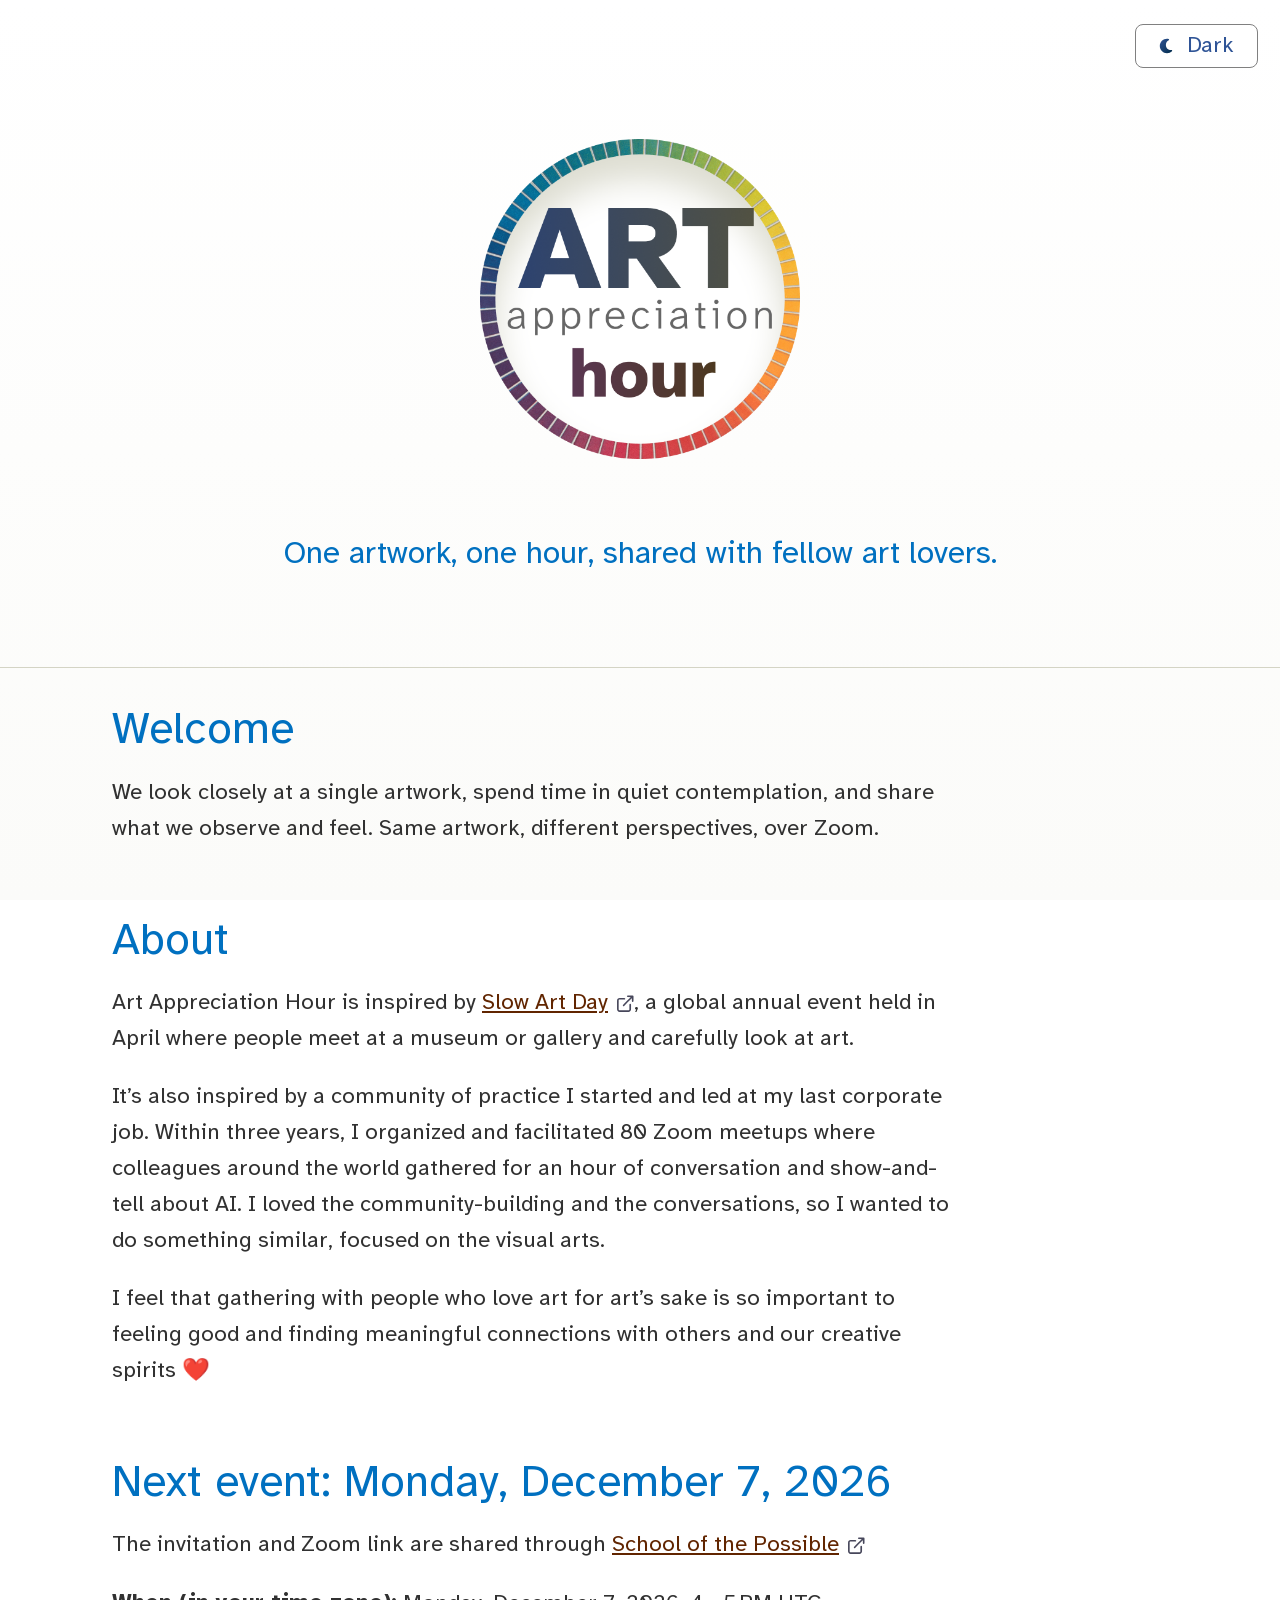
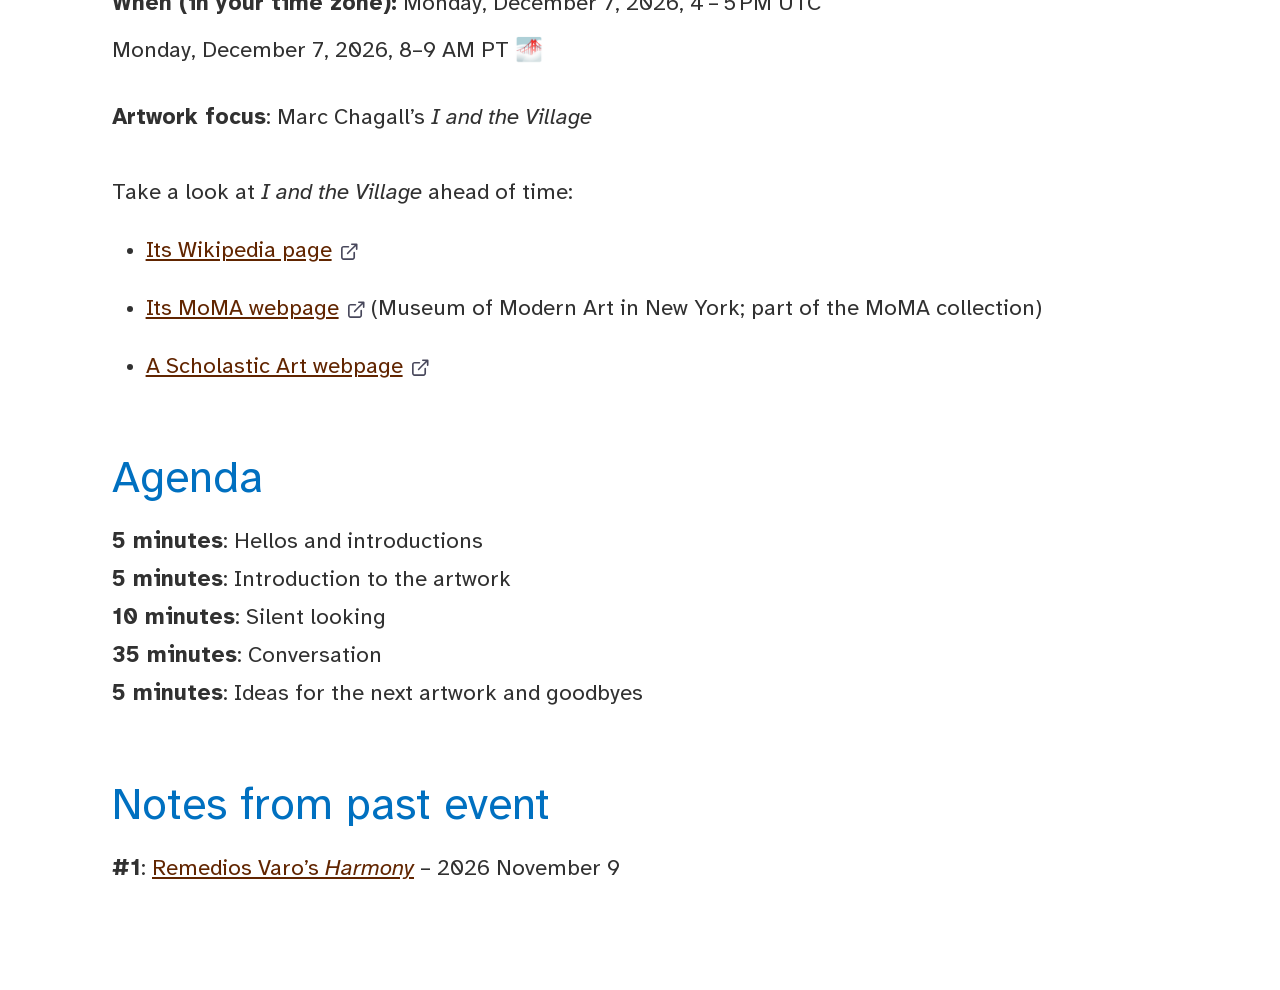
<file: index.html>
<!DOCTYPE html>
<html lang="en">
<head>
  <meta charset="UTF-8">
  <meta name="viewport" content="width=device-width, initial-scale=1.0">
  <title>Art Appreciation Hour</title>
  <meta name="description" content="One artwork, one hour, shared with fellow art lovers.">
  <meta name="robots" content="noindex, nofollow">
  <meta name="ai-training" content="deny">

  <script>
    (function() {
      const theme = localStorage.getItem('theme') ||
                    (window.matchMedia('(prefers-color-scheme: dark)').matches ? 'dark' : 'light');
      document.documentElement.setAttribute('data-theme', theme);
    })();
  </script>

  <!-- Site CSS -->
  <link rel="stylesheet" href="css/microsite.css">
  <link rel="stylesheet" href="css/styles.css">
  <link rel="stylesheet" href="css/components/buttons.css">
  <link rel="icon" href="ico/art-appreciation-hour-ico.png" type="image/png" sizes="32x32">
</head>
<body>
  <header class="microsite-header">
    <div class="container--full-width">
      <div class="microsite-header__content">
        <div class="microsite-header__actions">
          <button class="btn btn--theme-toggle" id="theme-toggle" aria-label="Toggle dark mode">
            <img src="images/icon-moon-solid-full.svg" alt="" class="btn__icon">
            <span class="btn__text">Dark</span>
          </button>
        </div>
      </div>
    </div>
  </header>

  <main class="main-content" id="main-content">
    <div class="container--full-width">
      <h1 class="display">
        <img src="images/art-appreciation-hour-light.png" alt="Art Appreciation Hour" class="logo--light">
        <img src="images/art-appreciation-hour.png" alt="Art Appreciation Hour" class="logo--dark">
      </h1>
      <p class="heading-medium">One artwork, one hour, shared with fellow art lovers.</p>
    </div>

    <hr class="section-divider" role="presentation">

    <div class="container">
      <section>
        <h2 class="heading-large">Welcome</h2>
        <p>We look closely at a single artwork, spend time in quiet contemplation, and share what we observe and feel. Same artwork, different perspectives, over Zoom.</p>
      </section>

      <section>
        <h2 class="heading-large">About</h2>
        <p>
          Art Appreciation Hour is inspired by
          <a href="https://www.slowartday.com/about/" target="_blank" rel="noopener noreferrer" class="inline-link trailing-icon">Slow Art Day <img src="images/icon-external-link.svg" alt="opens in new tab or window" class="external-link-icon"></a>,
          a global annual event held in April where people meet at a museum or gallery and carefully look at art.
        </p>
        <p>It’s also inspired by a community of practice I started and led at my last corporate job. Within three years, I organized and facilitated 80 Zoom meetups where colleagues around the world gathered for an hour of conversation and show-and-tell about AI. I loved the community-building and the conversations, so I wanted to do something similar, focused on the visual arts.</p>
        <p>I feel that gathering with people who love art for art’s sake is so important to feeling good and finding meaningful connections with others and our creative spirits ❤️</p>
      </section>

      <section>
        <h2 class="heading-large">Next event: Monday, December 7, 2026</h2>
        <p>The invitation and Zoom link are shared through <a href="https://sotp.circle.so" target="_blank" rel="noopener noreferrer" class="inline-link trailing-icon">School of the Possible <img src="images/icon-external-link.svg" alt="opens in new tab or window" class="external-link-icon"></a></p>

        <ul class="list-unstyled" data-event-start="2026-12-07T08:00:00-08:00" data-event-end="2026-12-07T09:00:00-08:00">
          <li data-event-local hidden><strong>When (in your time zone):</strong> <span data-event-local-text></span></li>
          <li data-event-host>Monday, December 7, 2026, 8–9 AM PT <span aria-hidden="true">🌁</span></li>
          <li><strong>Artwork focus</strong>: Marc Chagall’s <em>I and the Village</em></li>
        </ul>

        <p>Take a look at <cite>I and the Village</cite> ahead of time:</p>
        <ul class="list-regular">
          <li><a href="https://en.wikipedia.org/wiki/I_and_the_Village" target="_blank" rel="noopener noreferrer" class="inline-link trailing-icon">Its Wikipedia page <img src="images/icon-external-link.svg" alt="opens in new tab or window" class="external-link-icon"></a></li>
          <li><a href="https://www.moma.org/collection/works/78984" target="_blank" rel="noopener noreferrer" class="inline-link trailing-icon">Its MoMA webpage <img src="images/icon-external-link.svg" alt="opens in new tab or window" class="external-link-icon"></a> (Museum of Modern Art in New York; part of the MoMA collection)</li>
          <li><a href="https://art.scholastic.com/etc/classroom-magazines/reader.html/?id=44-030118" target="_blank" rel="noopener noreferrer" class="inline-link trailing-icon">A Scholastic Art webpage <img src="images/icon-external-link.svg" alt="opens in new tab or window" class="external-link-icon"></a></li>
        </ul>
      </section>

      <section>
        <h2 class="heading-large">Agenda</h2>
        <ul class="list-unstyled">
          <li><strong>5 minutes</strong>: Hellos and introductions</li>
          <li><strong>5 minutes</strong>: Introduction to the artwork</li>
          <li><strong>10 minutes</strong>: Silent looking</li>
          <li><strong>35 minutes</strong>: Conversation</li>
          <li><strong>5 minutes</strong>: Ideas for the next artwork and goodbyes</li>
        </ul>
      </section>

      <section>
        <h2 class="heading-large">Notes from past event</h2>
        <ul class="list-unstyled">
          <li><strong>#1</strong>: <a href="remedios-varo-harmony.html" class="inline-link">Remedios Varo’s <em>Harmony</em></a> – 2026 November 9</li>
        </ul>
      </section>
    </div>
  </main>

  <!-- Back to Top Button -->
  <button class="btn btn--floating" id="back-to-top">
    <img src="images/icon-up.svg" alt="" class="btn__icon">
    <span>Back to top</span>
  </button>

  <!-- Site Scripts -->
  <script src="js/theme-toggle.js"></script>
  <script src="js/back-to-top.js"></script>
  <script src="js/local-time.js"></script>
</body>
</html>
</file>
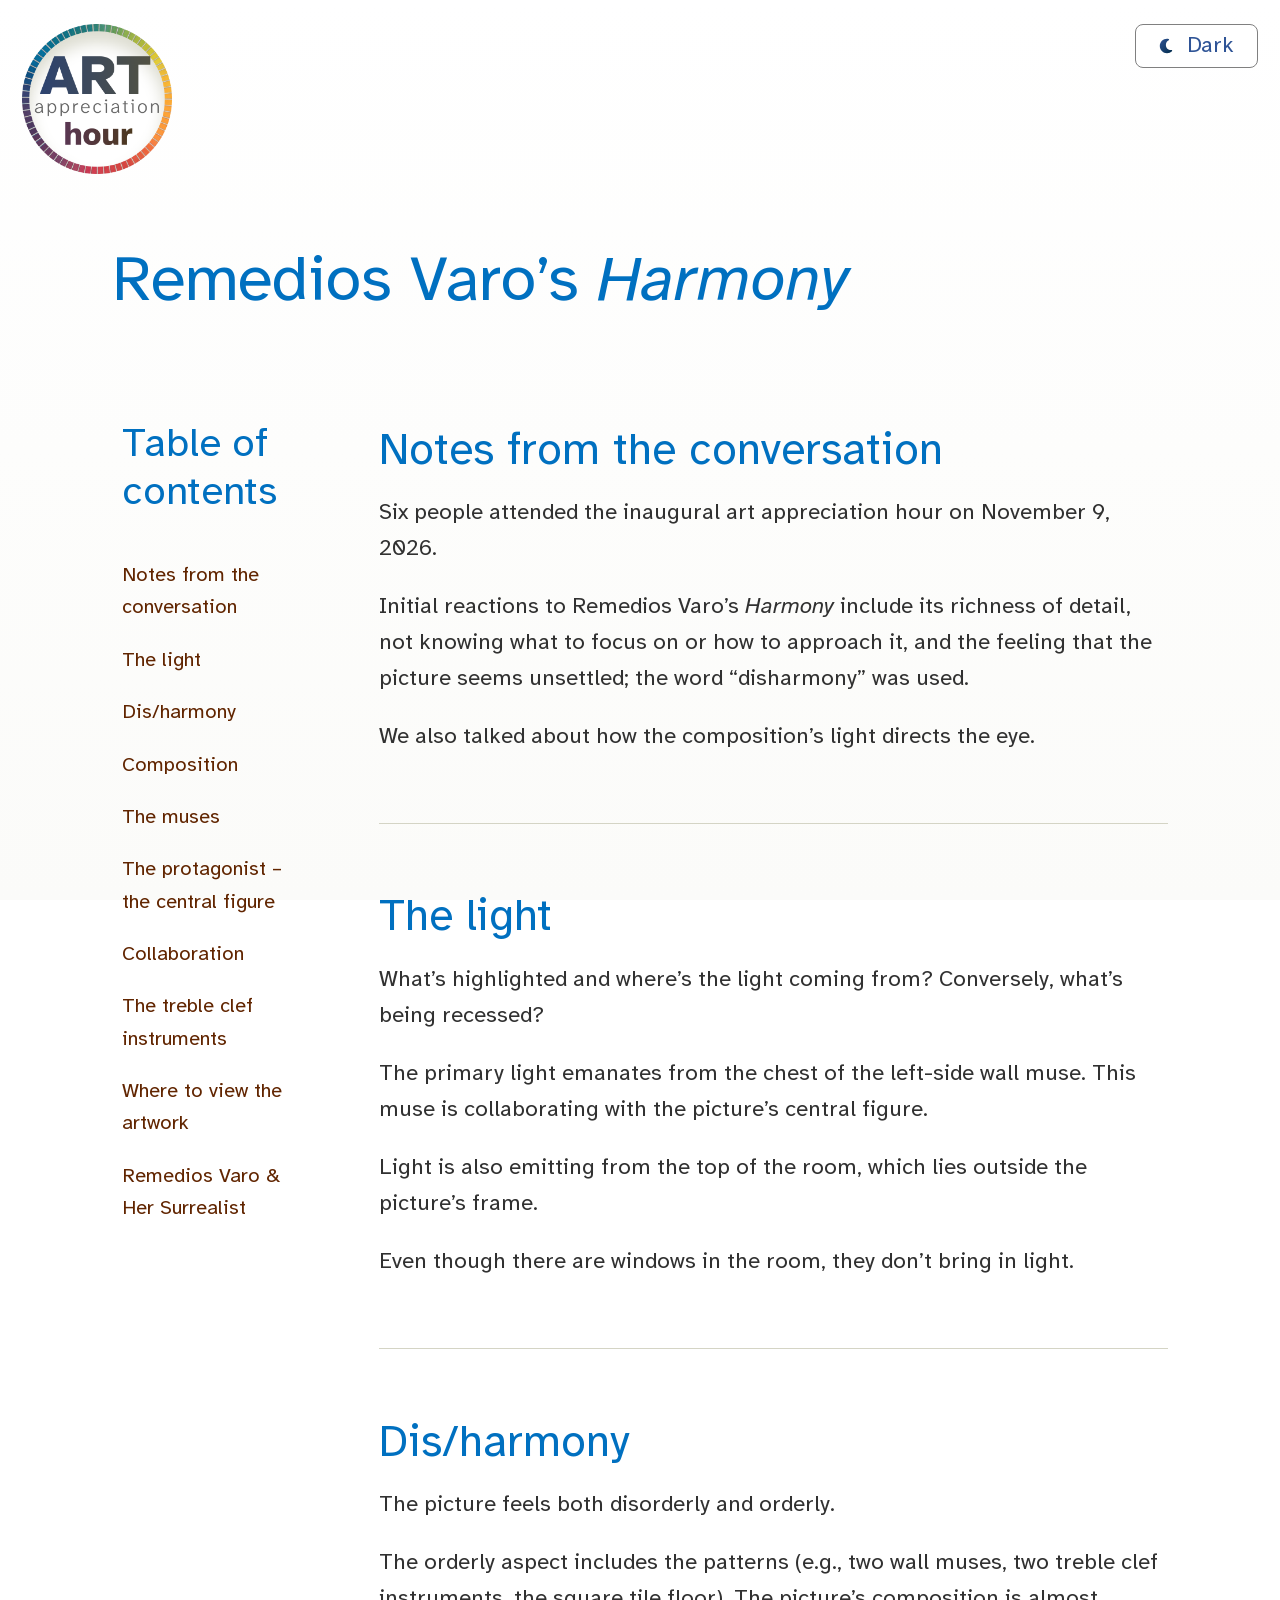
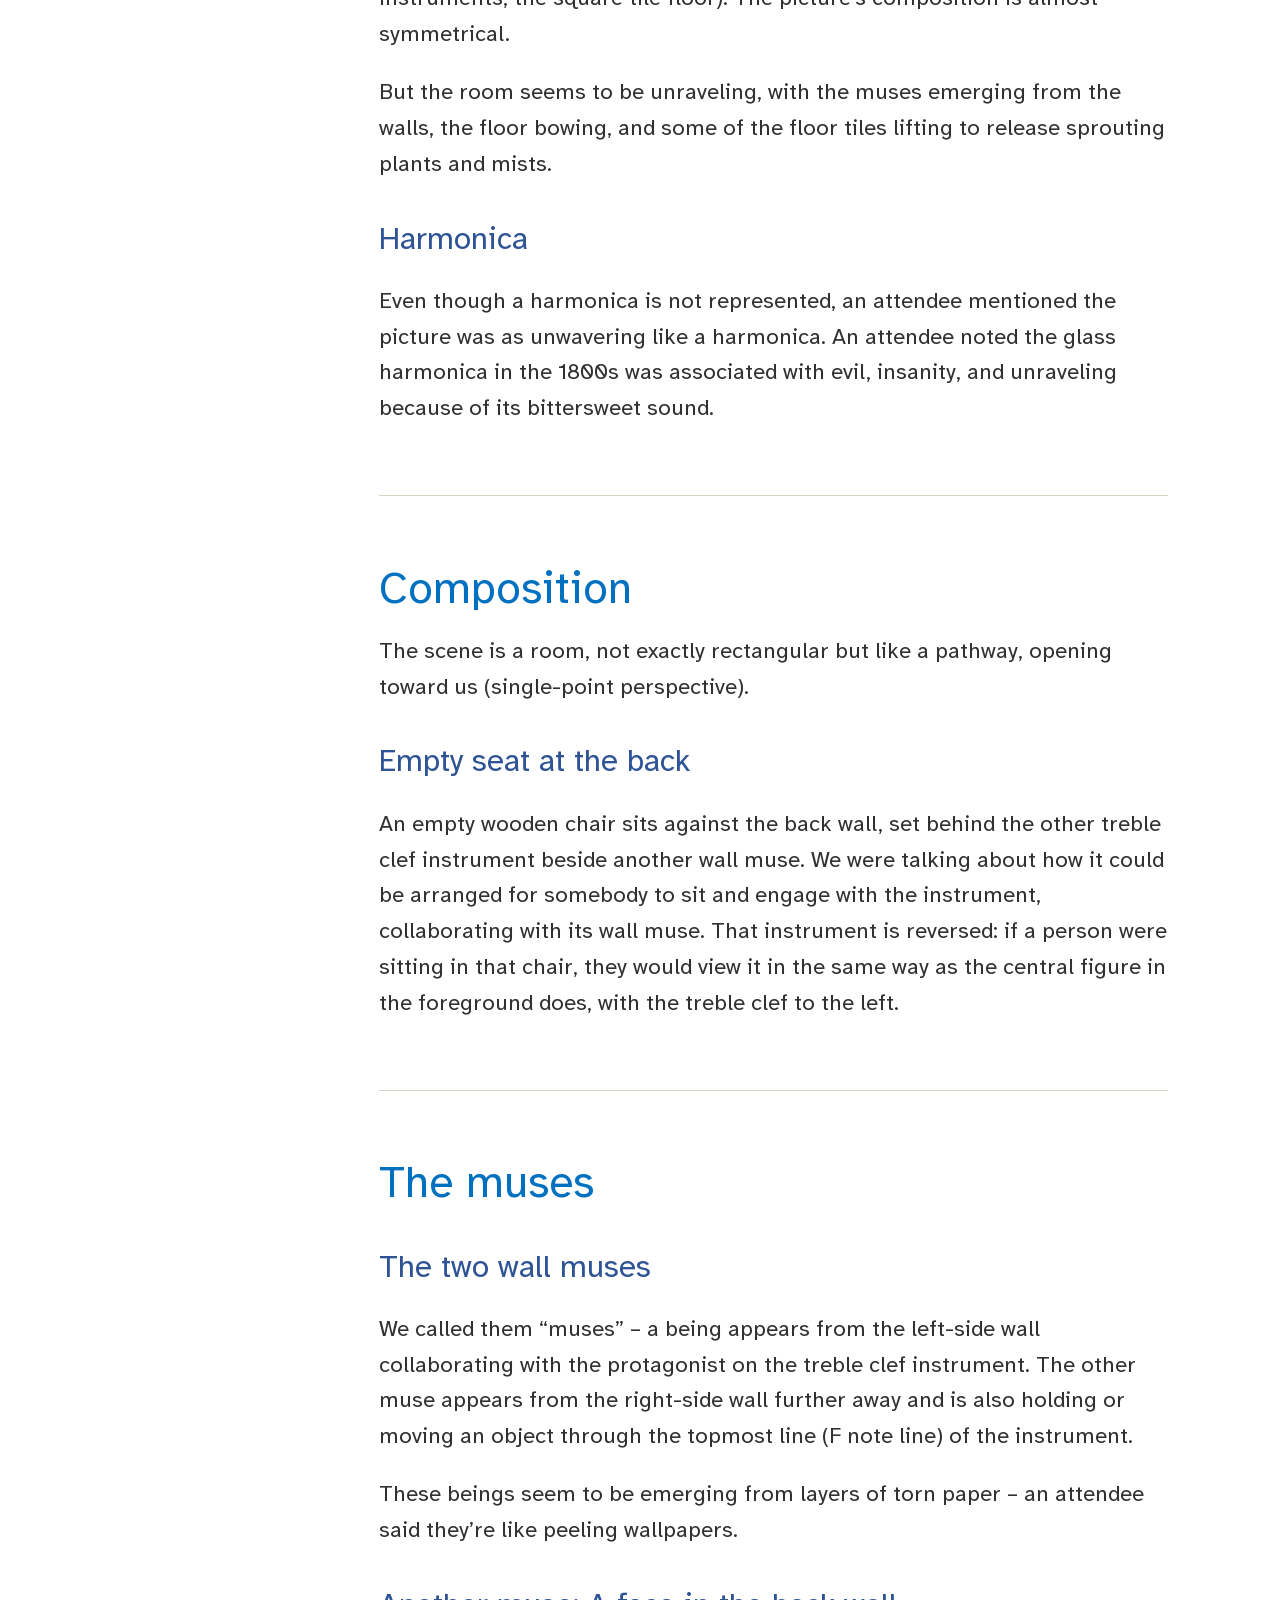
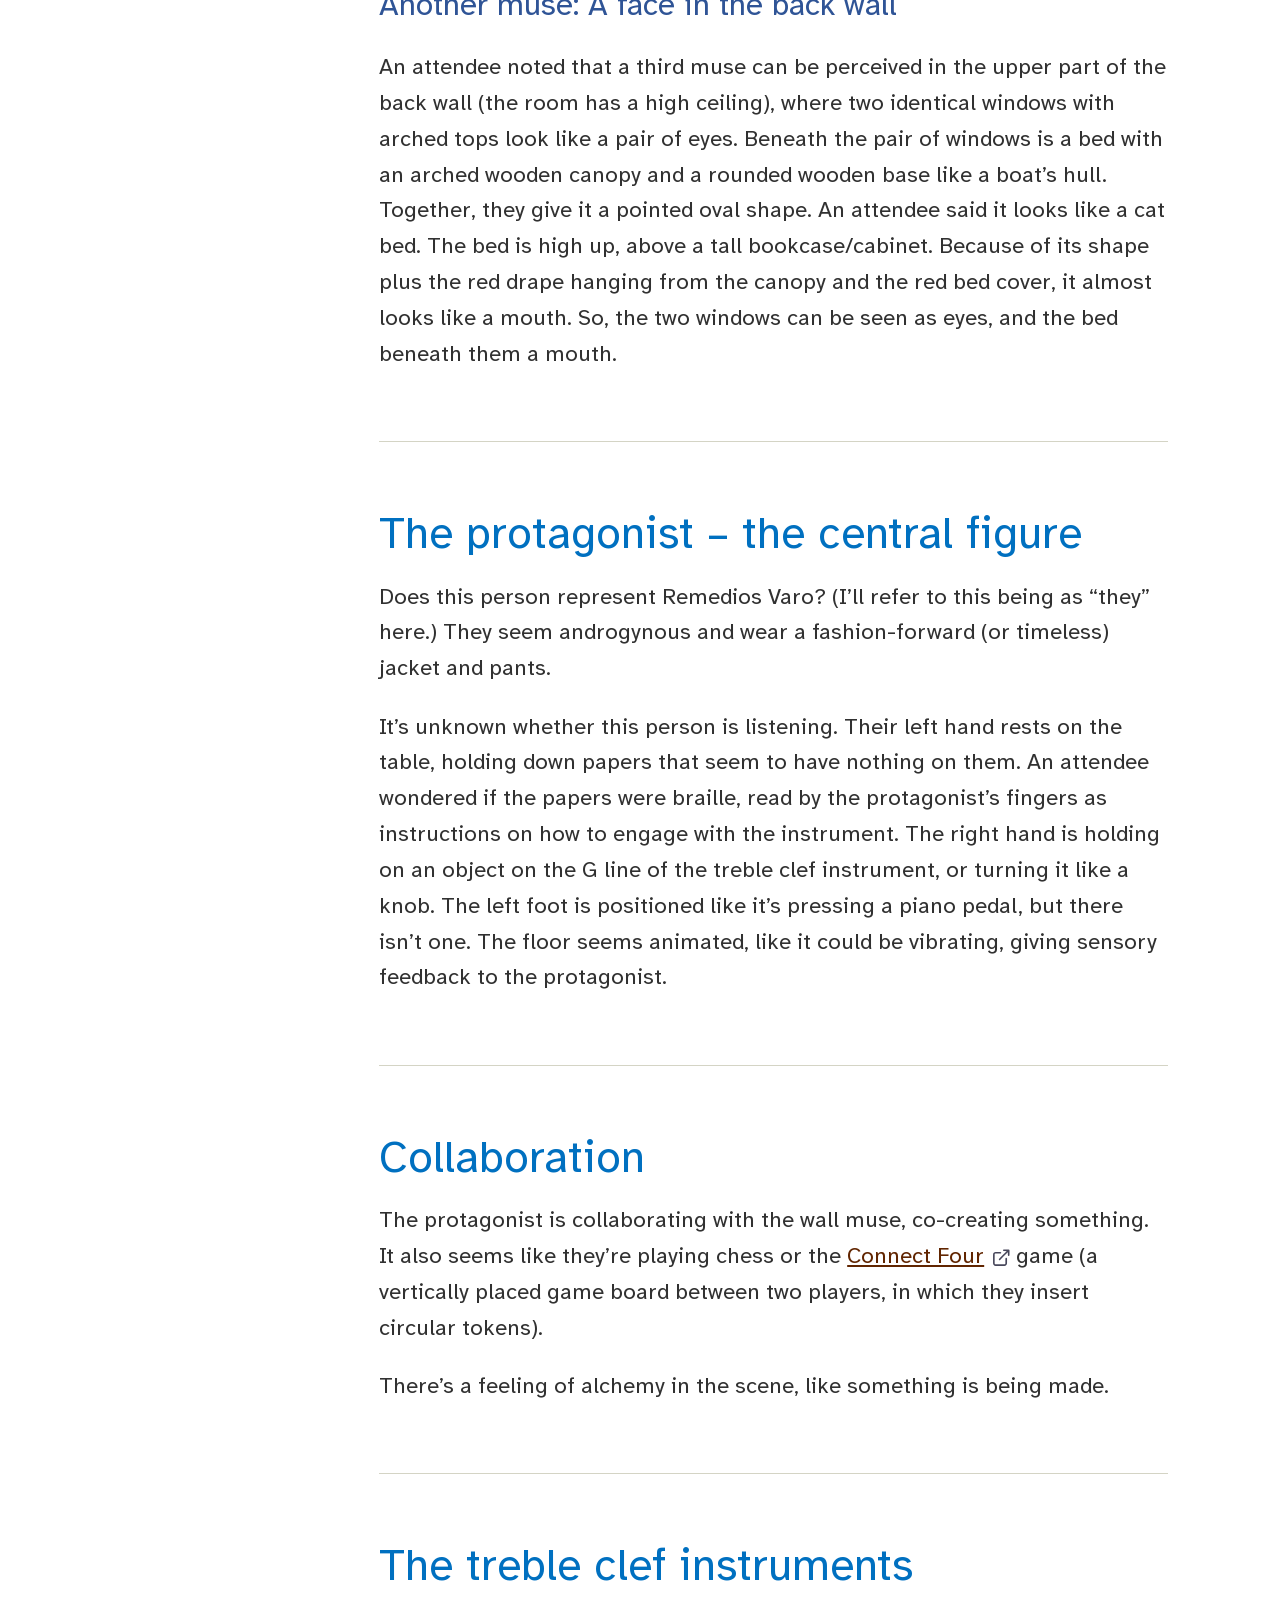
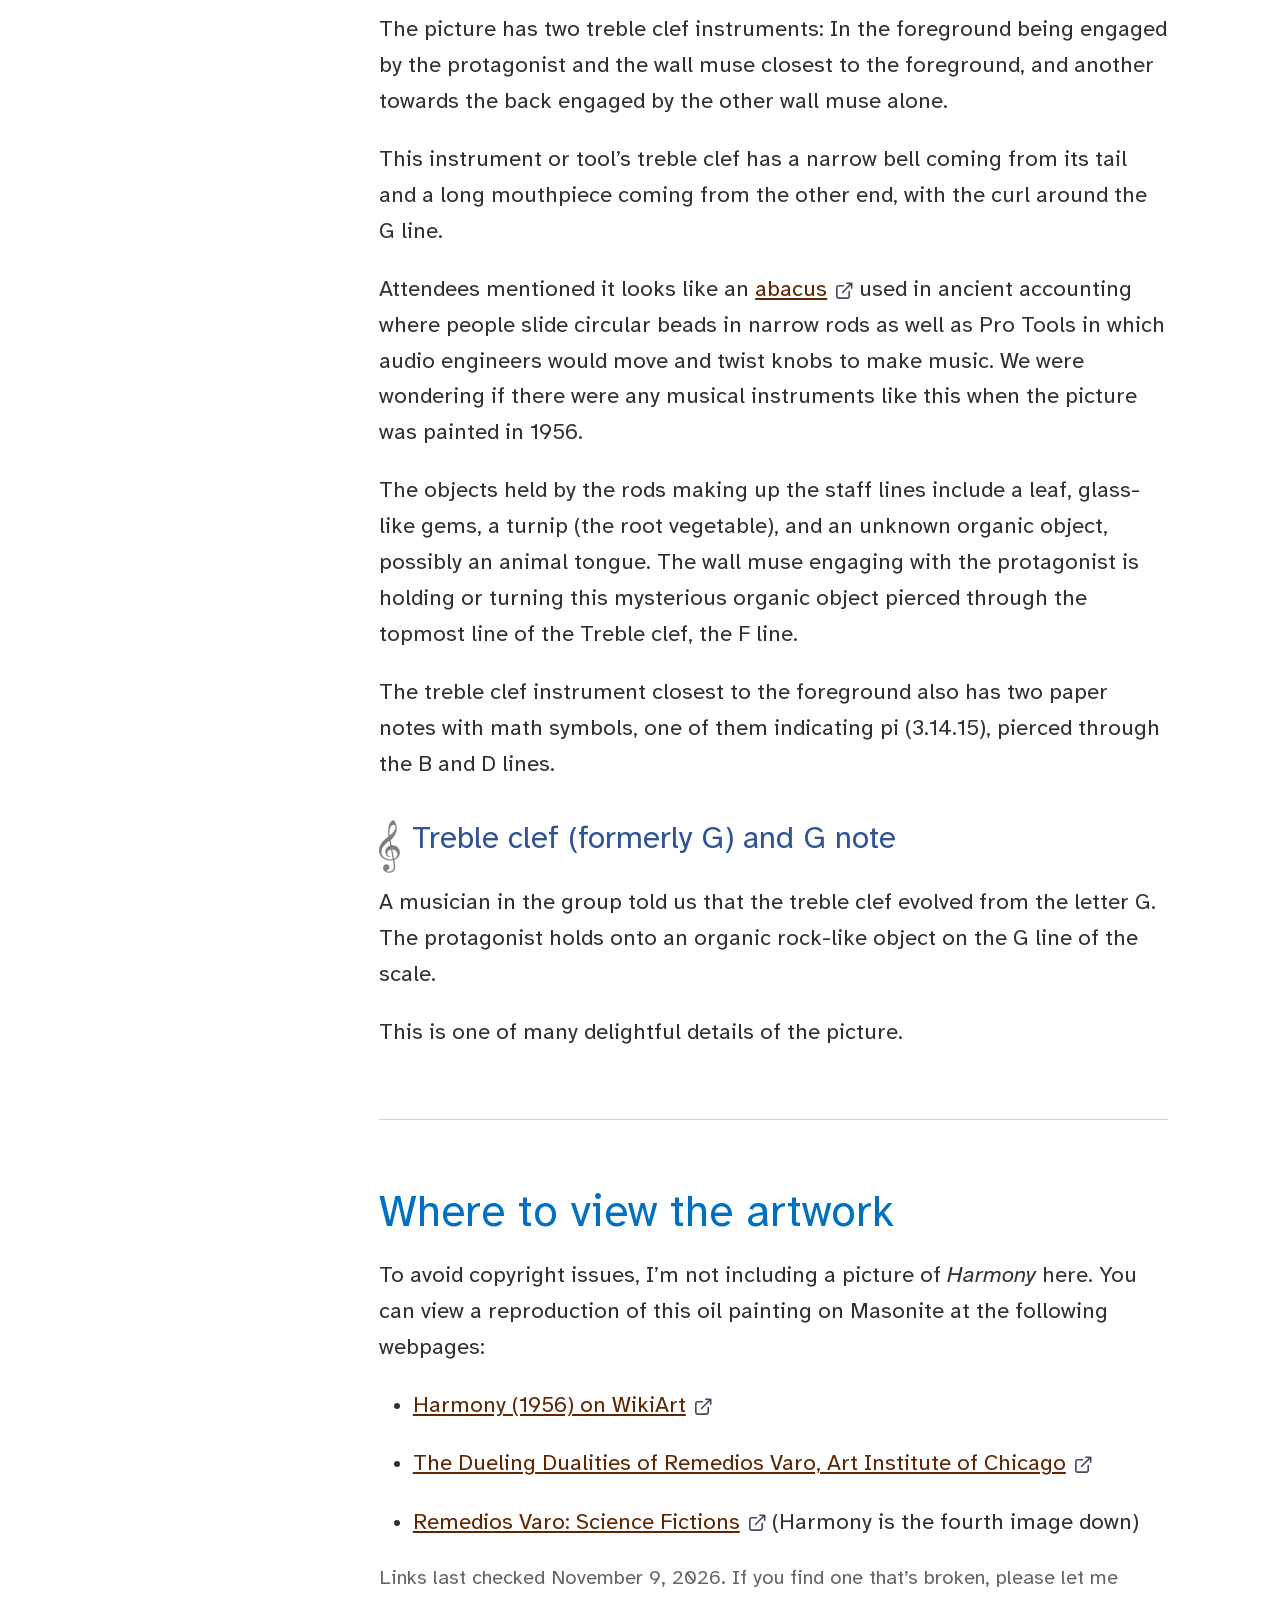
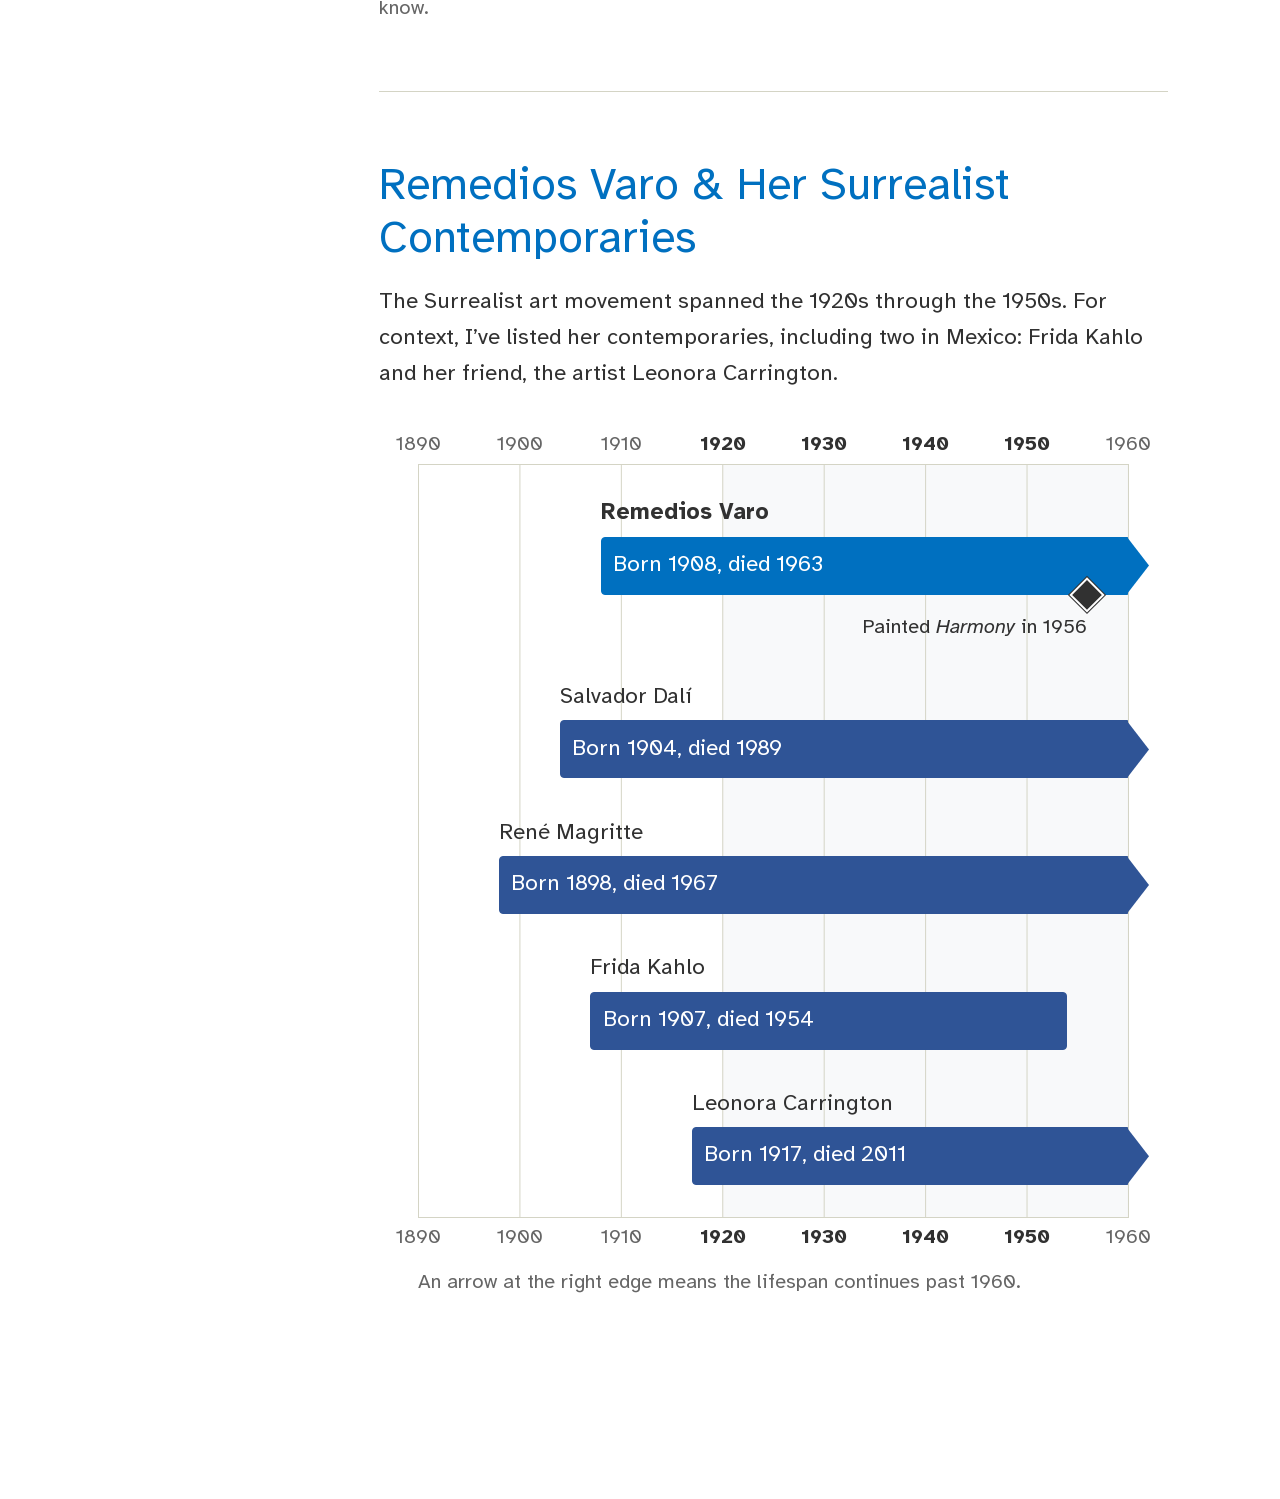
<file: remedios-varo-harmony.html>
<!DOCTYPE html>
<html lang="en">
<head>
  <meta charset="UTF-8">
  <meta name="viewport" content="width=device-width, initial-scale=1.0">
  <title>Remedios Varo’s Harmony - Art Appreciation Hour</title>
  <meta name="description" content="Remedios Varo and four Surrealist contemporaries, 1890 to 1960.">
  <meta name="robots" content="noindex, nofollow">
  <meta name="ai-training" content="deny">

  <script>
    (function() {
      const theme = localStorage.getItem('theme') ||
                    (window.matchMedia('(prefers-color-scheme: dark)').matches ? 'dark' : 'light');
      document.documentElement.setAttribute('data-theme', theme);
    })();
  </script>

  <!-- Site CSS -->
  <link rel="stylesheet" href="css/microsite.css">
  <link rel="stylesheet" href="css/styles.css">
  <link rel="stylesheet" href="css/components/buttons.css">
  <link rel="stylesheet" href="css/header-logo.css">
  <link rel="stylesheet" href="css/timeline.css">
  <link rel="icon" href="ico/art-appreciation-hour-ico.png" type="image/png" sizes="32x32">
</head>
<body>
  <header class="microsite-header">
    <div class="container--full-width">
      <div class="microsite-header__content">
        <a class="microsite-header__logo" href="index.html">
          <img src="images/art-appreciation-hour-light.png" alt="Art Appreciation Hour" class="logo--light">
          <img src="images/art-appreciation-hour.png" alt="Art Appreciation Hour" class="logo--dark">
        </a>
        <div class="microsite-header__actions">
          <button class="btn btn--theme-toggle" id="theme-toggle" aria-label="Toggle dark mode">
            <img src="images/icon-moon-solid-full.svg" alt="" class="btn__icon">
            <span class="btn__text">Dark</span>
          </button>
        </div>
      </div>
    </div>
  </header>

  <main class="main-content" id="main-content">
    <div class="container">
      <h1 class="display">Remedios Varo’s <em>Harmony</em></h1>

      <div class="sidebar-main-layout">
        <!-- Table of contents: sticky sidebar on wide screens -->
        <div class="sidebar-column" id="toc-sidebar">
          <div class="sidebar-section">
            <h2>Table of<br>contents</h2>

            <nav aria-label="Page sections">
              <ul class="toc-list">
                <li class="toc-item">
                  <a href="#notes-from-the-conversation" class="toc-link">Notes from the conversation</a>
                </li>
                <li class="toc-item">
                  <a href="#the-light" class="toc-link">The light</a>
                </li>
                <li class="toc-item">
                  <a href="#dis-harmony" class="toc-link">Dis/harmony</a>
                </li>
                <li class="toc-item">
                  <a href="#composition" class="toc-link">Composition</a>
                </li>
                <li class="toc-item">
                  <a href="#the-muses" class="toc-link">The muses</a>
                </li>
                <li class="toc-item">
                  <a href="#the-protagonist" class="toc-link">The protagonist – the central figure</a>
                </li>
                <li class="toc-item">
                  <a href="#collaboration" class="toc-link">Collaboration</a>
                </li>
                <li class="toc-item">
                  <a href="#the-treble-clef-instruments" class="toc-link">The treble clef instruments</a>
                </li>
                <li class="toc-item">
                  <a href="#where-to-view-the-artwork" class="toc-link">Where to view the artwork</a>
                </li>
                <li class="toc-item">
                  <a href="#surrealist-contemporaries" class="toc-link">Remedios Varo &amp; Her Surrealist Contemporaries</a>
                </li>
              </ul>
            </nav>
          </div>
        </div>

        <!-- Main content column -->
        <div class="main-column">
          <section id="notes-from-the-conversation">
            <h2 class="heading-large">Notes from the conversation</h2>
            <p>Six people attended the inaugural art appreciation hour on November 9, 2026.</p>
            <p>Initial reactions to Remedios Varo’s <cite>Harmony</cite> include its richness of detail, not knowing what to focus on or how to approach it, and the feeling that the picture seems unsettled; the word “disharmony” was used.</p>
            <p>We also talked about how the composition’s light directs the eye.</p>
          </section>

          <div class="visual-separator-muted" aria-hidden="true"></div>

          <section id="the-light">
            <h2 class="heading-large">The light</h2>
            <p>What’s highlighted and where’s the light coming from? Conversely, what’s being recessed?</p>
            <p>The primary light emanates from the chest of the left-side wall muse. This muse is collaborating with the picture’s central figure.</p>
            <p>Light is also emitting from the top of the room, which lies outside the picture’s frame.</p>
            <p>Even though there are windows in the room, they don’t bring in light.</p>
          </section>

          <div class="visual-separator-muted" aria-hidden="true"></div>

          <section id="dis-harmony">
            <h2 class="heading-large">Dis/harmony</h2>
            <p>The picture feels both disorderly and orderly.</p>
            <p>The orderly aspect includes the patterns (e.g., two wall muses, two treble clef instruments, the square tile floor). The picture’s composition is almost symmetrical.</p>
            <p>But the room seems to be unraveling, with the muses emerging from the walls, the floor bowing, and some of the floor tiles lifting to release sprouting plants and mists.</p>
            <h3 class="heading-medium">Harmonica</h3>
            <p>Even though a harmonica is not represented, an attendee mentioned the picture was as unwavering like a harmonica. An attendee noted the glass harmonica in the 1800s was associated with evil, insanity, and unraveling because of its bittersweet sound.</p>
          </section>

          <div class="visual-separator-muted" aria-hidden="true"></div>

          <section id="composition">
            <h2 class="heading-large">Composition</h2>
            <p>The scene is a room, not exactly rectangular but like a pathway, opening toward us (single-point perspective).</p>
            <h3 class="heading-medium">Empty seat at the back</h3>
            <p>An empty wooden chair sits against the back wall, set behind the other treble clef instrument beside another wall muse. We were talking about how it could be arranged for somebody to sit and engage with the instrument, collaborating with its wall muse. That instrument is reversed: if a person were sitting in that chair, they would view it in the same way as the central figure in the foreground does, with the treble clef to the left.</p>
          </section>

          <div class="visual-separator-muted" aria-hidden="true"></div>

          <section id="the-muses">
            <h2 class="heading-large">The muses</h2>
            <h3 class="heading-medium">The two wall muses</h3>
            <p>We called them “muses” – a being appears from the left-side wall collaborating with the protagonist on the treble clef instrument. The other muse appears from the right-side wall further away and is also holding or moving an object through the topmost line (F note line) of the instrument.</p>
            <p>These beings seem to be emerging from layers of torn paper – an attendee said they’re like peeling wallpapers.</p>
            <h3 class="heading-medium">Another muse: A face in the back wall</h3>
            <p>An attendee noted that a third muse can be perceived in the upper part of the back wall (the room has a high ceiling), where two identical windows with arched tops look like a pair of eyes. Beneath the pair of windows is a bed with an arched wooden canopy and a rounded wooden base like a boat’s hull. Together, they give it a pointed oval shape. An attendee said it looks like a cat bed. The bed is high up, above a tall bookcase/cabinet. Because of its shape plus the red drape hanging from the canopy and the red bed cover, it almost looks like a mouth. So, the two windows can be seen as eyes, and the bed beneath them a mouth.</p>
          </section>

          <div class="visual-separator-muted" aria-hidden="true"></div>

          <section id="the-protagonist">
            <h2 class="heading-large">The protagonist – the central figure</h2>
            <p>Does this person represent Remedios Varo? (I’ll refer to this being as “they” here.) They seem androgynous and wear a fashion-forward (or timeless) jacket and pants.</p>
            <p>It’s unknown whether this person is listening. Their left hand rests on the table, holding down papers that seem to have nothing on them. An attendee wondered if the papers were braille, read by the protagonist’s fingers as instructions on how to engage with the instrument. The right hand is holding on an object on the G line of the treble clef instrument, or turning it like a knob. The left foot is positioned like it’s pressing a piano pedal, but there isn’t one. The floor seems animated, like it could be vibrating, giving sensory feedback to the protagonist.</p>
          </section>

          <div class="visual-separator-muted" aria-hidden="true"></div>

          <section id="collaboration">
            <h2 class="heading-large">Collaboration</h2>
            <p>The protagonist is collaborating with the wall muse, co-creating something. It also seems like they’re playing chess or the <a href="https://en.wikipedia.org/wiki/Connect_Four" target="_blank" rel="noopener noreferrer" class="inline-link trailing-icon">Connect Four <img src="images/icon-external-link.svg" alt="opens in new tab or window" class="external-link-icon"></a> game (a vertically placed game board between two players, in which they insert circular tokens).</p>
            <p>There’s a feeling of alchemy in the scene, like something is being made.</p>
          </section>

          <div class="visual-separator-muted" aria-hidden="true"></div>

          <section id="the-treble-clef-instruments">
            <h2 class="heading-large">The treble clef instruments</h2>
            <p>The picture has two treble clef instruments: In the foreground being engaged by the protagonist and the wall muse closest to the foreground, and another towards the back engaged by the other wall muse alone.</p>
            <p>This instrument or tool’s treble clef has a narrow bell coming from its tail and a long mouthpiece coming from the other end, with the curl around the G line.</p>
            <p>Attendees mentioned it looks like an <a href="https://en.wikipedia.org/wiki/Abacus" target="_blank" rel="noopener noreferrer" class="inline-link trailing-icon">abacus <img src="images/icon-external-link.svg" alt="opens in new tab or window" class="external-link-icon"></a> used in ancient accounting where people slide circular beads in narrow rods as well as Pro Tools in which audio engineers would move and twist knobs to make music. We were wondering if there were any musical instruments like this when the picture was painted in 1956.</p>
            <p>The objects held by the rods making up the staff lines include a leaf, glass-like gems, a turnip (the root vegetable), and an unknown organic object, possibly an animal tongue. The wall muse engaging with the protagonist is holding or turning this mysterious organic object pierced through the topmost line of the Treble clef, the F line.</p>
            <p>The treble clef instrument closest to the foreground also has two paper notes with math symbols, one of them indicating pi (3.14.15), pierced through the B and D lines.</p>
            <h3 class="heading-medium"><img src="images/Treble-Clef-light-mode.svg" alt="Musical sign for treble clef" class="heading-icon heading-icon--light"><img src="images/Treble-Clef-dark-mode.svg" alt="Musical sign for treble clef" class="heading-icon heading-icon--dark">Treble clef (formerly G) and G note</h3>
            <p>A musician in the group told us that the treble clef evolved from the letter G. The protagonist holds onto an organic rock-like object on the G line of the scale.</p>
            <p>This is one of many delightful details of the picture.</p>
          </section>

          <div class="visual-separator-muted" aria-hidden="true"></div>

          <section id="where-to-view-the-artwork">
            <h2 class="heading-large">Where to view the artwork</h2>
            <p>To avoid copyright issues, I’m not including a picture of <cite>Harmony</cite> here. You can view a reproduction of this oil painting on Masonite at the following webpages:</p>
            <ul class="list-regular">
              <li><a href="https://www.wikiart.org/en/remedios-varo/harmony-1956" target="_blank" rel="noopener noreferrer" class="inline-link trailing-icon">Harmony (1956) on WikiArt <img src="images/icon-external-link.svg" alt="opens in new tab or window" class="external-link-icon"></a></li>
              <li><a href="https://www.artic.edu/articles/1052/the-dueling-dualities-of-remedios-varo" target="_blank" rel="noopener noreferrer" class="inline-link trailing-icon">The Dueling Dualities of Remedios Varo, Art Institute of Chicago <img src="images/icon-external-link.svg" alt="opens in new tab or window" class="external-link-icon"></a></li>
              <li><a href="https://patrons.org.es/remedios-varo-science-fictions/" target="_blank" rel="noopener noreferrer" class="inline-link trailing-icon">Remedios Varo: Science Fictions <img src="images/icon-external-link.svg" alt="opens in new tab or window" class="external-link-icon"></a> (Harmony is the fourth image down)</li>
            </ul>
            <p class="text-small-muted">Links last checked November 9, 2026. If you find one that’s broken, please let me know.</p>
          </section>

          <div class="visual-separator-muted" aria-hidden="true"></div>

          <section id="surrealist-contemporaries">
            <h2 class="heading-large">Remedios Varo &amp; Her Surrealist Contemporaries</h2>
            <p>The Surrealist art movement spanned the 1920s through the 1950s. For context, I’ve listed her contemporaries, including two in Mexico: Frida Kahlo and her friend, the artist Leonora Carrington.</p>

            <div class="timeline" style="--timeline-start: 1890; --timeline-end: 1960; --timeline-step: 10">
              <div class="timeline__scale timeline__scale--top" aria-hidden="true">
                <span class="timeline__tick" style="--year: 1890">1890</span>
                <span class="timeline__tick timeline__tick--hide-narrow" style="--year: 1900">1900</span>
                <span class="timeline__tick timeline__tick--hide-narrow" style="--year: 1910">1910</span>
                <span class="timeline__tick timeline__tick--highlight" style="--year: 1920">1920</span>
                <span class="timeline__tick timeline__tick--highlight timeline__tick--hide-narrower" style="--year: 1930">1930</span>
                <span class="timeline__tick timeline__tick--highlight timeline__tick--hide-narrower" style="--year: 1940">1940</span>
                <span class="timeline__tick timeline__tick--highlight" style="--year: 1950">1950</span>
                <span class="timeline__tick timeline__tick--hide-narrower" style="--year: 1960">1960</span>
              </div>

              <div class="timeline__body">
                <span class="timeline__band" style="--start: 1920; --end: 1960" aria-hidden="true"></span>

                <ul class="timeline__list list-unstyled">
                  <li class="timeline__item" style="--start: 1908; --end: 1963">
                    <div class="timeline__label"><strong>Remedios Varo</strong></div>
                    <div class="timeline__track">
                      <span class="timeline__bar timeline__bar--continues timeline__bar--featured">Born 1908, died 1963</span>
                      <span class="timeline__marker" style="--year: 1956" aria-hidden="true"></span>
                    </div>
                    <div class="timeline__marker-note" style="--year: 1956">Painted <cite>Harmony</cite> in 1956</div>
                  </li>
                  <li class="timeline__item" style="--start: 1904; --end: 1989">
                    <div class="timeline__label">Salvador Dalí</div>
                    <div class="timeline__track">
                      <span class="timeline__bar timeline__bar--continues">Born 1904, died 1989</span>
                    </div>
                  </li>
                  <li class="timeline__item" style="--start: 1898; --end: 1967">
                    <div class="timeline__label">René Magritte</div>
                    <div class="timeline__track">
                      <span class="timeline__bar timeline__bar--continues">Born 1898, died 1967</span>
                    </div>
                  </li>
                  <li class="timeline__item" style="--start: 1907; --end: 1954">
                    <div class="timeline__label">Frida Kahlo</div>
                    <div class="timeline__track">
                      <span class="timeline__bar">Born 1907, died 1954</span>
                    </div>
                  </li>
                  <li class="timeline__item" style="--start: 1917; --end: 2011">
                    <div class="timeline__label">Leonora Carrington</div>
                    <div class="timeline__track">
                      <span class="timeline__bar timeline__bar--continues">Born 1917, died 2011</span>
                    </div>
                  </li>
                </ul>
              </div>

              <div class="timeline__scale timeline__scale--bottom" aria-hidden="true">
                <span class="timeline__tick" style="--year: 1890">1890</span>
                <span class="timeline__tick timeline__tick--hide-narrow" style="--year: 1900">1900</span>
                <span class="timeline__tick timeline__tick--hide-narrow" style="--year: 1910">1910</span>
                <span class="timeline__tick timeline__tick--highlight" style="--year: 1920">1920</span>
                <span class="timeline__tick timeline__tick--highlight timeline__tick--hide-narrower" style="--year: 1930">1930</span>
                <span class="timeline__tick timeline__tick--highlight timeline__tick--hide-narrower" style="--year: 1940">1940</span>
                <span class="timeline__tick timeline__tick--highlight" style="--year: 1950">1950</span>
                <span class="timeline__tick timeline__tick--hide-narrower" style="--year: 1960">1960</span>
              </div>

              <p class="timeline__key text-small-muted">An arrow at the right edge means the lifespan continues past 1960.</p>
            </div>
          </section>
        </div>
      </div>
    </div>
  </main>

  <!-- Back to Top Button -->
  <button class="btn btn--floating" id="back-to-top">
    <img src="images/icon-up.svg" alt="" class="btn__icon">
    <span>Back to top</span>
  </button>

  <!-- Site Scripts -->
  <script src="js/theme-toggle.js"></script>
  <script src="js/back-to-top.js"></script>
  <script src="js/fixed-toc.js"></script>
</body>
</html>
</file>
<file: css/microsite.css>
/* =============================================================================
   MICROSITE.CSS - Microsite Header and Title Section
   =============================================================================

   Shared rules extracted from the portfolio's playlist-visualized.css so this
   site matches it. Playlist-specific rules (logo image swap, background-image
   dividers, heart icon, chart headings) are intentionally left out.

   Link this file first in <head>, ahead of styles.css, which is the same
   cascade position the page stylesheet has in the portfolio.

   Contents:
   1. Microsite Header
   2. Title Section (centered h1 and tagline)
   3. Prose Width Constraint
   4. Inaugural Event Spacing
   5. Page Title and Section Separator Spacing
   6. Space Between Sections
   7. Subheading Color
   8. Heading Icons
   9. Links with a Trailing Icon
   10. Event Details
============================================================================= */

/* ========================================
   1. Microsite Header
   ======================================== */

/*
   Minimal header for microsite pages.
   Positions action buttons (theme toggle, etc.) to match app-header position.
*/

.microsite-header {
    background-color: transparent;
    border-bottom: none;
    padding: var(--spacing-md) 0; /* Match app-header padding */
    margin: 0; /* Remove any default margin */
}

/* Content wrapper - matches app-header__content structure */
.microsite-header__content {
    display: flex;
    align-items: center;
    justify-content: flex-end; /* Push actions to the right */
    gap: var(--spacing-lg);
    width: 100%;
}

/* Position button container to the right, matching app-header__actions */
.microsite-header__actions {
    display: flex;
    align-items: center;
    gap: var(--spacing-md);
    margin-top: 2px; /* Compensate for vertical alignment difference with app-header */
}

/* Match app-header button sizing */
.microsite-header__actions .btn {
    font-size: var(--font-size-base);
    background: var(--color-background-primary); /* Opaque background in default state */
    padding: 0 var(--spacing-md);
    height: 44px;
    min-height: 44px;
    min-width: 44px;
    line-height: 1;
    transition: background-color var(--transition-fast), border-color var(--transition-fast);
}

/* Hover state for buttons */
.microsite-header__actions .btn:hover {
    background-color: var(--color-link-hover-background);
}

/* ========================================
   2. Title Section
   ======================================== */

/* Center-align the title and tagline in the first container of the page */
.microsite-header ~ .main-content .container--full-width:first-child {
    text-align: center;
}

.microsite-header ~ .main-content .container--full-width:first-child h1 {
    text-align: center;
    margin-bottom: var(--spacing-lg); /* Space between title and tagline */
}

.microsite-header ~ .main-content .container--full-width:first-child p {
    text-align: center;
    margin-bottom: var(--spacing-3xl); /* More space below tagline */
    /* max-width (section 3) clips the paragraph left; auto margins re-center it */
    margin-left: auto;
    margin-right: auto;
}

/* ========================================
   3. Prose Width Constraint
   ======================================== */

/*
  Caps headings and paragraphs at 60ch for optimal line length readability.
  Scoped to .main-content only so dialog headings, figcaptions, and chart
  containers are unaffected.
*/

.main-content h2,
.main-content h3,
.main-content h4,
.main-content p {
    max-width: 60ch;
}

/* ========================================
   4. Inaugural Event Spacing
   ======================================== */

/* Space between the list of times and the "Let's chat about..." paragraph */
.event-focus {
    margin-top: var(--spacing-3xl);
}

/* ========================================
   5. Page Title and Section Separator Spacing
   ======================================== */

/* Space below a page title that sits in a regular container (not the home page
   title block). Set on whatever follows the title (a section, or the sidebar
   layout), not on the title itself: the spacing tokens are in em, so on a 3em
   heading they would come out three times larger than everywhere else. */
.main-content .container > .display + * {
    margin-top: var(--spacing-3xl);
}

/* Space above and below the muted separator between sections */
.main-content .visual-separator-muted {
    margin-top: var(--spacing-3xl);
    margin-bottom: var(--spacing-3xl);
}
/* ========================================
   6. Space Between Sections
   ======================================== */

/* One rule for every page: any section that follows another section, in the
   page container or in the main column beside a sidebar, gets space above it. Nothing needs to change when a section
   is added, removed, or reordered. Pages that put a separator between two
   sections are not affected, because the separator is not a section (it has
   its own spacing in section 5). Use a smaller token, such as --spacing-2xl,
   for a tighter page. */
.main-content .container > section + section,
.main-content .main-column > section + section {
    margin-top: var(--spacing-3xl);
}

/* ========================================
   7. Subheading Color
   ======================================== */

/* Every H3 in the page content uses the secondary heading color, so a new
   subheading needs no extra class. It is set here, on the element, so it also
   outranks the color a heading class such as .heading-medium would apply.
   Size, weight, and spacing still come from the heading class in the HTML. */
.main-content h3 {
    color: var(--color-text-heading-secondary);
}

/* ========================================
   8. Heading Icons
   ======================================== */

/* A small image in front of a heading, with a light and a dark version:

     <h3 class="heading-medium"><img src="..." alt="..." class="heading-icon heading-icon--light"><img src="..." alt="..." class="heading-icon heading-icon--dark">Heading text</h3>

   Keep the two images and the text on one line with no spaces between them.
   A space would show as an extra gap in one theme but not the other.

   The height is in em, so the icon scales with the heading's text size and
   with the reader's text size. The negative vertical margin keeps a tall icon
   from making the heading's line taller than its text. */
.heading-icon {
    /* Stated on purpose: the site's image reset makes images block-level, and a
       block-level icon sits above the heading text instead of in front of it. */
    display: inline;
    height: 1.7em;
    width: auto;
    margin-right: var(--spacing-sm);
    margin-block: -0.4em;
    vertical-align: -0.4em;
}

.heading-icon--dark {
    display: none;
}

[data-theme="dark"] .heading-icon--light {
    display: none;
}

[data-theme="dark"] .heading-icon--dark {
    display: inline;
}

/* ========================================
   9. Links with a Trailing Icon
   ======================================== */

/* links.css makes a.trailing-icon inline-flex, which keeps the text and the icon
   as two separate boxes. When the link text wraps onto a second line, the icon
   stays at the far end of the box, centered between the lines and detached from
   the last word.

   The fix has two parts, and a link opts in by wrapping its last word and its
   icon in <span class="trailing-icon__end">:

     <a class="inline-link trailing-icon" ...>Art Institute of <span class="trailing-icon__end">Chicago<img ... class="external-link-icon"></span></a>

   1. The link becomes inline-block. The text and the icon are then ordinary
      inline content inside one box, so the icon follows the last character
      wherever the text ends. The hover and focus shapes stay a single clean
      rounded box, as links.css draws them, even when the link wraps. (A plain
      inline link would be drawn in broken pieces, one per line.)
   2. The span cannot wrap, so the last word and the icon always stay together.
      A browser may otherwise break a line between a word and an image, and
      leave the icon alone at the start of the next line.

   Links without the span are left exactly as they were. The span replaces the
   space before the icon, so its margin below adds back the gap that links.css
   normally makes (its flex gap plus the icon's own margin).

   One difference from an inline link: when the link wraps, it fills the line,
   so any text after it (such as a note in parentheses) starts on the next line. */
.main-content a.trailing-icon:has(.trailing-icon__end) {
    display: inline-block;
    max-width: 100%;

    /* Without this, a list bullet lines up with the LAST line of a wrapped link
       instead of the first. */
    vertical-align: top;
}

.trailing-icon__end {
    white-space: nowrap;
}

.trailing-icon__end .external-link-icon {
    margin-left: calc(6px + var(--spacing-xs));
}

/* Logo: one version per theme, centered */
.display img {
    display: block;
    width: 5em;
    max-width: 100%;
    height: auto;
    margin-inline: auto;
}

.display .logo--dark {
    display: none;
}

[data-theme="dark"] .display .logo--light {
    display: none;
}

[data-theme="dark"] .display .logo--dark {
    display: block;
}
/* ========================================
   10. Event Details
   ======================================== */

/* The two time lines (visitor's time, then host's time) say the same thing,
   so they stay close together. The line after them (Artwork focus) gets
   more space above it. Any <ul data-event-start="..."> gets this. */
.main-content ul[data-event-start] > li {
    margin-bottom: var(--spacing-sm);
}

.main-content ul[data-event-start] > li[data-event-host] + li {
    margin-top: var(--spacing-lg);
}

.main-content ul[data-event-start] > li:last-child {
    margin-bottom: 0;
}
/* Space between the event details and whatever follows them
   (such as "Take a look at ... ahead of time:") */
.main-content ul[data-event-start] + * {
    margin-top: var(--spacing-xl);
}
</file>
<file: css/styles.css>
/* styles.css - Main CSS file that imports all other stylesheets */

/* 1. Reset & Base - Must come first */
@import url("./base/reset.css");
@import url("./base/layout.css");
@import url("./base/global.css");

/* 2. Tokens - Define variables before they're used */
@import url("./tokens/colors.css");
@import url("./tokens/spacing.css");
@import url("./tokens/typography.css");
@import url("./tokens/effects.css");


/* 3. Components - Use the tokens defined above */
@import url("./components/breadcrumb.css");
@import url("./components/buttons.css");
@import url("./components/disclosure-widgets.css");
@import url("./components/links.css");
@import url("./components/lists.css");
@import url("./components/navigation.css");
@import url("./components/separators.css");
@import url("./components/skip-link.css");
@import url("./components/tile.css");
@import url("./components/toc.css");

/* 4. Utilities & Helpers */
@import url("./utilities/accessibility.css");
@import url("./utilities/helpers.css");
@import url("./utilities/responsive.css");

/* 5. Theme-specific styles */
@import url("./pages/hero-gradients.css");
</file>
<file: css/components/buttons.css>
/* buttons.css - Button Component System */

/* ============================================================
   TABLE OF CONTENTS
   ============================================================
   
   MODULAR BUTTON SYSTEM (BEM):
   1. BASE BUTTON (.btn)
   2. BUTTON ICON (.btn__icon)
   3. BUTTON VARIANTS
       - Theme Toggle (.btn--theme-toggle)
       - Filter (.btn--filter)
       - Floating (.btn--floating, .btn--floating-demo)
       - Jumbo CTA (.btn--jumbo)
       - CTA (.btn--cta)
       - Text Link (.btn--text-link)
   
   STANDALONE COMPONENTS (defined elsewhere):
   4. LIGHTBOX COMPONENTS (lightbox.css)
      - .lightbox-button
      - .lightbox-close
   ============================================================ */


/* ============================================================
   MODULAR BUTTON SYSTEM (BEM)
   
   Usage:
   - .btn = base class (required on all buttons)
   - .btn__icon = icon element inside buttons
   - .btn__text = text element inside buttons (optional)
   - .btn--variant = modifier for different button types
   ============================================================ */

/* --- Base Button Class --- */
.btn {
    display: inline-flex;
    align-items: center;
    justify-content: center;
    gap: var(--spacing-sm);
    padding: var(--spacing-sm) var(--spacing-md);
    min-height: 44px;
    background: var(--color-background-primary);
    border: 1px solid var(--color-border-primary);
    border-radius: var(--radius-lg);
    font-family: var(--font-family-primary);
    font-size: var(--font-size-base);
    font-weight: var(--font-weight-regular);
    color: var(--color-text-primary);
    text-decoration: none;
    white-space: nowrap;
    cursor: pointer;
    transition: all var(--transition-fast);
}

.btn:hover {
    background: var(--color-link-hover-background);
    border-color: var(--color-interactive-primary);
    color: var(--color-link-hover-text);
}

.btn:focus {
    outline: 3px solid var(--color-interactive-focus);
    outline-offset: 2px;
    background: var(--color-link-hover-background);
}

.btn:active {
    transform: translateY(0);
}

/* Disabled state */
.btn:disabled,
.btn[disabled] {
    color: var(--color-text-muted);
    border-color: var(--color-border-muted);
    cursor: not-allowed;
    pointer-events: none;
    opacity: 0.6;
}

/* --- Button Icon Element --- */
.btn__icon {
    width: 18px;
    height: 18px;
    flex-shrink: 0;
    transition: filter var(--transition-fast);
}

[data-theme="light"] .btn__icon {
    filter: brightness(0) saturate(100%) invert(27%) sepia(8%) saturate(1264%) hue-rotate(202deg) brightness(95%) contrast(91%);
}

[data-theme="dark"] .btn__icon {
    filter: brightness(0) saturate(100%) invert(98%) sepia(8%) saturate(220%) hue-rotate(180deg) brightness(95%) contrast(91%);
}

@media (prefers-color-scheme: light) {
    .btn__icon {
        filter: brightness(0) saturate(100%) invert(27%) sepia(8%) saturate(1264%) hue-rotate(202deg) brightness(95%) contrast(91%);
    }
}

@media (prefers-color-scheme: dark) {
    .btn__icon {
        filter: brightness(0) saturate(100%) invert(98%) sepia(8%) saturate(220%) hue-rotate(180deg) brightness(95%) contrast(91%);
    }
}

/* --- Theme Toggle Variant --- */
.btn--theme-toggle {
    background: none;
    padding: 0 var(--spacing-md);
    height: 44px;
    min-width: 44px;
    font-size: var(--font-size-sm);
    line-height: 1;
}

/* Light mode: Use brand-secondary color for text */
[data-theme="light"] .btn--theme-toggle {
    color: var(--color-brand-secondary);
}

/* Theme toggle icons use their own gradients - disable filters */
.btn--theme-toggle .btn__icon {
    filter: none !important;
}

/* --- Filter Button Variant --- */
/* Note: Radio button styles ([role="radio"][aria-checked]) are in radio-group.css */
/* This only handles aria-pressed for legacy button groups */
.btn--filter[aria-pressed="true"] {
    background: var(--color-brand-primary);
    color: white;
    border-color: var(--color-brand-primary);
}

.btn--filter[aria-pressed="true"]:hover {
    background: var(--color-brand-secondary);
    border-color: var(--color-brand-secondary);
}

[data-theme="dark"] .btn--filter[aria-pressed="true"] {
    color: #022C4B;
}

[data-theme="dark"] .btn--filter[aria-pressed="true"]:hover {
    color: #022C4B;
}

[data-theme="light"] .btn--filter[aria-pressed="true"] .btn__icon {
    filter: brightness(0) saturate(100%) invert(100%);
}

[data-theme="dark"] .btn--filter[aria-pressed="true"] .btn__icon {
    filter: brightness(0) saturate(100%) invert(27%) sepia(8%) saturate(1264%) hue-rotate(202deg) brightness(95%) contrast(91%);
}

@media (prefers-color-scheme: light) {
    .btn--filter[aria-pressed="true"] .btn__icon {
        filter: brightness(0) saturate(100%) invert(100%);
    }
}

@media (prefers-color-scheme: dark) {
    .btn--filter[aria-pressed="true"] .btn__icon {
        filter: brightness(0) saturate(100%) invert(27%) sepia(8%) saturate(1264%) hue-rotate(202deg) brightness(95%) contrast(91%);
    }
}

/* --- Floating Action Button Variant --- */
.btn--floating {
    position: fixed;
    bottom: var(--spacing-lg);
    right: var(--spacing-lg);
    z-index: var(--z-fixed);
    box-shadow: var(--shadow-sm);
    font-size: var(--font-size-sm);
    opacity: 0;
    visibility: hidden;
    transform: translateY(10px);
}

.btn--floating.show {
    opacity: 1;
    visibility: visible;
    transform: translateY(0);
}

.btn--floating:hover {
    background-color: var(--color-link-hover-background);
    border-color: var(--color-interactive-primary);
    color: var(--color-link-hover-text);
    transform: translateY(-2px);
    box-shadow: var(--shadow-md);
}

.btn--floating:focus {
    outline: 3px solid var(--color-interactive-focus);
    outline-offset: var(--spacing-xs);
    background-color: var(--color-link-hover-background);
    border-color: var(--color-interactive-primary);
    color: var(--color-link-hover-text);
}

.btn--floating-demo {
    position: static;
    opacity: 1;
    visibility: visible;
    transform: none;
    box-shadow: var(--shadow-sm);
    font-size: var(--font-size-sm);
}

.btn--floating-demo:hover {
    background-color: var(--color-link-hover-background);
    border-color: var(--color-interactive-primary);
    color: var(--color-link-hover-text);
    transform: translateY(-2px);
    box-shadow: var(--shadow-md);
}

/* --- Jumbo CTA Variant (Draggable Bookmarklet) --- */
.btn--jumbo {
    border: 1px solid var(--color-cta-background);
    background-color: var(--color-cta-background);
    color: var(--color-cta-text);
    font-weight: var(--font-weight-bold);
    min-height: 56px;
    min-width: 200px;
    padding: var(--spacing-md) var(--spacing-xl);
    margin-bottom: var(--spacing-md);
    cursor: grab;
}

.btn--jumbo:hover {
    background-color: var(--color-cta-hover-background);
    border-color: var(--color-cta-hover-background);
    color: var(--color-cta-hover-text);
    transform: translateY(-2px);
    box-shadow: var(--shadow-sm);
}

.btn--jumbo:focus {
    outline: 3px solid var(--color-interactive-focus);
    outline-offset: 2px;
    background-color: var(--color-cta-background);
    color: var(--color-cta-text);
}

.btn--jumbo:active {
    cursor: grabbing;
    transform: translateY(0);
}

/* Disabled state */
.btn--jumbo:disabled,
.btn--jumbo[disabled] {
    background-color: var(--color-background-primary);
    color: var(--color-text-muted);
    border-color: var(--color-border-muted);
    cursor: not-allowed;
    pointer-events: none;
    opacity: 0.6;
}

[data-theme="dark"] .btn--jumbo {
    background-color: var(--color-cta-background);
    border: 1px solid var(--color-border-primary);
    color: var(--color-cta-text);
}

[data-theme="dark"] .btn--jumbo:hover {
    background-color: var(--color-cta-hover-background);
    border-color: var(--color-border-primary);
    color: var(--color-cta-hover-text);
}

[data-theme="dark"] .btn--jumbo:focus {
    background-color: var(--color-cta-hover-background);
    border: 3px solid var(--color-interactive-focus);
    color: var(--color-cta-hover-text);
}

@media (prefers-color-scheme: dark) {
    .btn--jumbo {
        background-color: var(--color-cta-background);
        border: 1px solid var(--color-border-primary);
        color: var(--color-cta-text);
    }
    
    .btn--jumbo:hover {
        background-color: var(--color-cta-hover-background);
        border-color: var(--color-border-primary);
        color: var(--color-cta-hover-text);
    }
    
    .btn--jumbo:focus {
        background-color: var(--color-cta-hover-background);
        border: 3px solid var(--color-interactive-focus);
        color: var(--color-cta-hover-text);
    }
}

@media (prefers-reduced-motion: reduce) {
    .btn--jumbo:hover {
        transform: none;
    }
}

/* --- CTA (Call to Action) Variant --- */
.btn--cta {
    border: 1px solid var(--color-cta-background);
    background-color: var(--color-cta-background);
    color: var(--color-cta-text);
    min-height: 56px;
    min-width: 200px;
}

.btn--cta:hover {
    background-color: var(--color-cta-hover-background);
    border-color: var(--color-cta-hover-background);
    color: var(--color-cta-hover-text);
    transform: translateY(-2px);
    box-shadow: var(--shadow-sm);
}

.btn--cta:focus {
    outline: 3px solid var(--color-interactive-focus);
    outline-offset: 2px;
    background-color: var(--color-cta-background);
    color: var(--color-cta-text);
}

.btn--cta:active {
    transform: translateY(0);
}

/* Disabled state */
.btn--cta:disabled,
.btn--cta[disabled] {
    background-color: var(--color-background-primary);
    color: var(--color-text-muted);
    border-color: var(--color-border-muted);
    cursor: not-allowed;
    pointer-events: none;
    opacity: 0.6;
}

[data-theme="dark"] .btn--cta {
    background-color: var(--color-cta-background);
    border: 1px solid var(--color-border-primary);
    color: var(--color-cta-text);
}

[data-theme="dark"] .btn--cta:hover {
    background-color: var(--color-cta-hover-background);
    border-color: var(--color-border-primary);
    color: var(--color-cta-hover-text);
}

[data-theme="dark"] .btn--cta:focus {
    background-color: var(--color-cta-hover-background);
    border: 3px solid var(--color-interactive-focus);
    color: var(--color-cta-hover-text);
}

@media (prefers-color-scheme: dark) {
    .btn--cta {
        background-color: var(--color-cta-background);
        border: 1px solid var(--color-border-primary);
        color: var(--color-cta-text);
    }
    
    .btn--cta:hover {
        background-color: var(--color-cta-hover-background);
        border-color: var(--color-border-primary);
        color: var(--color-cta-hover-text);
    }
    
    .btn--cta:focus {
        background-color: var(--color-cta-hover-background);
        border: 3px solid var(--color-interactive-focus);
        color: var(--color-cta-hover-text);
    }
}

@media (prefers-reduced-motion: reduce) {
    .btn--cta:hover {
        transform: none;
    }
}

/* --- Text Link Button Variant --- */
/* Looks like an underlined link. Use for inline actions like "Reset filters"
   or "Organize by album release date" that sit within or near body text. */
.btn--text-link {
    background: none;
    border: none;
    color: var(--color-link-primary);
    text-decoration: underline;
    cursor: pointer;
    font: inherit;
    padding: 0;
    display: inline;
    transition: all var(--transition-fast);
}

.btn--text-link:hover {
    color: var(--color-link-hover-text);
    text-decoration: underline;
}

.btn--text-link:focus {
    outline: 2px solid var(--color-interactive-focus);
    outline-offset: 2px;
    border-radius: var(--radius-sm);
    text-decoration: underline;
    color: var(--color-link-hover-text);
}

.btn--text-link:disabled {
    color: var(--color-text-muted);
    text-decoration: none;
    cursor: not-allowed;
    opacity: 0.6;
}

/* ============================================================
   ACCESSIBILITY & REDUCED MOTION
   ============================================================ */

@media (prefers-reduced-motion: reduce) {
    .btn {
        transition: none;
    }
    
    .btn:hover,
    .btn--floating:hover {
        transform: none;
    }
}


/* ============================================================
   STANDALONE LIGHTBOX BUTTON COMPONENT
   
   Note: .lightbox-close is defined in lightbox.css
   This component is specific to lightbox triggers and not
   part of the BEM button system
   ============================================================ */

.lightbox-button {
    background: transparent;
    border: none;
    padding: var(--spacing-sm) var(--spacing-md);
    margin: 0;
    display: flex;
    flex-direction: column;
    align-items: center;
    cursor: pointer;
    transition: none;
    border-radius: var(--radius-lg);
    outline-offset: var(--outline-offset);
    text-decoration: none;
    width: auto;
    height: auto;
}

.lightbox-button:hover {
    background: var(--color-link-hover-background);
    transform: translateY(-2px);
    box-shadow: var(--shadow-sm);
    border-radius: var(--radius-lg);
}

.lightbox-button:focus,
.lightbox-button:focus-visible {
    background: var(--color-link-hover-background);
    outline: 3px solid var(--color-interactive-focus);
    border-radius: var(--radius-lg);
}

.lightbox-button:active {
    transform: translateY(0);
    background: var(--color-link-hover-background);
}

.lightbox-button img {
    display: block;
    width: 100%;
    height: auto;
    border-radius: var(--radius-lg);
    margin-bottom: var(--spacing-sm);
    max-width: 100%;
    object-fit: contain;
}

.lightbox-button-label {
    font-family: var(--font-family-primary);
    font-size: var(--font-size-sm);
    color: var(--color-link-primary);
    text-align: center;
    pointer-events: none;
    line-height: var(--line-height-base);
    margin-top: var(--spacing-xs);
    word-wrap: break-word;
}

.lightbox-button:hover .lightbox-button-label,
.lightbox-button:focus .lightbox-button-label {
    color: var(--color-link-hover-text);
}s
</file>
<file: css/header-logo.css>
/* =============================================================================
   HEADER-LOGO.CSS - Logo in the Microsite Header
   =============================================================================

   Puts the logo at the left of the header, in the same row as the theme toggle,
   150px wide, and shows the light or dark version to match the theme. The toggle
   stays in the same spot as on the home page, whatever height the logo is.

   Load this after microsite.css. The toggle stays at the right edge because the
   logo takes the free space (margin-right: auto), so the gap between the logo
   and the left edge matches the gap between the toggle and the right edge.

   HTML:
     <a class="microsite-header__logo" href="index.html">
       <img src="images/art-appreciation-hour-light.png" alt="Art Appreciation Hour" class="logo--light">
       <img src="images/art-appreciation-hour.png" alt="Art Appreciation Hour" class="logo--dark">
     </a>
============================================================================= */

/* Up to 150px wide, and it shrinks on narrow screens so it never covers the toggle.

   The global link style (links.css) gives every link padding and a matching
   negative margin. Both are set here on purpose, so the logo image stays exactly
   where it is: the padding is the room between the logo and the edge of the round
   hover and focus shape, and the negative margins pull it back out again.
   box-sizing: content-box makes the 150px the width of the image itself. */
.microsite-header__logo {
    --logo-halo: var(--spacing-sm);

    flex: 0 1 150px;
    box-sizing: content-box;
    min-width: 0;
    padding: var(--logo-halo);
    /* top: the toggle's own 2px offset, so the two line up
       right: auto, which pushes the toggle to the right edge
       bottom, left: pulled back by the padding */
    margin: calc(2px - var(--logo-halo)) auto calc(-1 * var(--logo-halo)) calc(-1 * var(--logo-halo));
}

.microsite-header__logo img {
    display: block;
    width: 100%;
    height: auto;
}

/* Light logo by default, dark logo in dark mode */
.microsite-header__logo .logo--dark {
    display: none;
}

[data-theme="dark"] .microsite-header__logo .logo--light {
    display: none;
}

[data-theme="dark"] .microsite-header__logo .logo--dark {
    display: block;
}

/* The toggle stays at the top of the header, where it sits on the home page.
   Without this, a logo taller than the toggle would push the toggle down to
   center it in the taller row. A shorter logo is still centered beside it. */
.microsite-header__actions {
    align-self: flex-start;
}

/* Round hover and keyboard focus shape (a circle for a square logo, a pill for a
   wide one). The outline follows the corner radius in current browsers.

   links.css sets a rounded-square radius with a long selector,
   a:hover:not(.toc-link):not(.link--icon-only), which outranks a short one. These
   selectors are longer still so the round shape wins, without touching links.css. */
.microsite-header__logo {
    border-radius: 9999px;
}

.microsite-header .microsite-header__content .microsite-header__logo:hover,
.microsite-header .microsite-header__content .microsite-header__logo:focus,
.microsite-header .microsite-header__content .microsite-header__logo:focus-visible {
    border-radius: 9999px;
}
</file>
<file: css/timeline.css>
/* =============================================================================
   TIMELINE.CSS - Horizontal Timeline Component
   =============================================================================

   A lifespan timeline built from plain HTML, so the content is real text that
   screen readers read in order and that scales with the user's text size. The
   scale and marker are decoration for sighted users and are hidden from
   assistive technology (aria-hidden="true" in the HTML). The bars hold the
   dates as real text, so they are not hidden.

   TABLE OF CONTENTS
   1. Timeline Container and Scale Variables
   2. Year Scales (top and bottom)
   3. Chart Body (gridlines and shaded period)
   4. Rows (label, track, and bar)
   5. Marker (a single event on a lifespan)
   6. Key
   7. Responsive Behavior
   8. Forced Colors (Windows High Contrast)

   HOW TO REUSE IT
   This file holds no data. Everything that makes one timeline different from
   another is written in the HTML, so one stylesheet serves any number of
   timelines. Positions are percentages calculated from numbers (years, here).

   1. Set the range and the gridline spacing on the .timeline element. The CSS
      has fallback values, but a different timeline needs its own:

        <div class="timeline" style="--timeline-start: 1890; --timeline-end: 1960; --timeline-step: 10">

      The span must divide evenly by the step (here, 70 / 10 = 7 gridlines).

   2. Give each tick, row, and marker its numbers as custom properties:

        style="--year: 1956"                   a tick or marker at 1956
        style="--start: 1908; --end: 1963"     a row (the <li>) from 1908 to 1963

      The row's label and bar both read --start and --end from the row, so
      the name lines up with the start of the bar.

      Numbers outside the range are clipped to the edge of the chart.

   3. Add modifier classes as needed:

        timeline__bar--continues    bar runs past the end of the scale (adds an arrow)
        timeline__tick--highlight   bold year label
        timeline__tick--hide-narrow / --hide-narrower
                                    hide a year label on narrow screens or at
                                    large text sizes, so labels never overlap
        timeline__bar--featured     bar in the call-to-action color, to set one row apart
        timeline__marker-note--after
                                    caption starts at the marker instead of ending at it

      A shaded period behind all rows (for example, a movement) is one more
      element inside .timeline__body, before the list:

        <span class="timeline__band" style="--start: 1920; --end: 1960" aria-hidden="true"></span>

   4. Optional: color one bar differently with
        style="--timeline-bar-color: ..."   (on the bar)

   The scale and marker are aria-hidden in the HTML. The bar text and the row
   labels are real text, so they are the accessible content.

   Dependencies:
   - colors.css, spacing.css, typography.css (design tokens)
============================================================================= */

/* ========================================
   1. Timeline Container and Scale Variables
   ======================================== */

.timeline {
    /* Fallback range, so a timeline never collapses if the HTML leaves these out.
       Always set the real values in the HTML (see HOW TO REUSE IT). */
    --timeline-start: 1890;
    --timeline-end: 1960;
    --timeline-step: 10;

    /* Calculated from the three values above */
    --timeline-span: calc(var(--timeline-end) - var(--timeline-start));
    --timeline-intervals: calc(var(--timeline-span) / var(--timeline-step));

    /* Space around the text inside each bar */
    --timeline-bar-padding: var(--spacing-sm);

    /* Room at each side so the first and last year labels are not cut off,
       and so the "continues" arrow has space beyond the right edge */
    padding-inline: 1.75em;
    margin: var(--spacing-lg) 0;

    /* Lets the responsive rules below react to the chart's own width. Measured
       in em, so they also react when people enlarge their text. */
    container-type: inline-size;
    container-name: timeline;
}

/* ========================================
   2. Year Scales (top and bottom)
   ======================================== */

.timeline__scale {
    position: relative;
    height: 2em;
    font-size: var(--font-size-sm);
    color: var(--color-text-muted);
}

.timeline__scale--top {
    border-bottom: 1px solid var(--color-border-muted);
}

.timeline__scale--bottom {
    border-top: 1px solid var(--color-border-muted);
}

/* Each label is centered on its year */
.timeline__tick {
    position: absolute;
    top: 50%;
    left: calc((var(--year) - var(--timeline-start)) / var(--timeline-span) * 100%);
    transform: translate(-50%, -50%);
    white-space: nowrap;
}

/* Years to emphasize, such as the decades of a movement: bold, in the primary
   text color instead of the muted color the other years use */
.timeline__tick--highlight {
    font-weight: var(--font-weight-bold);
    color: var(--color-text-primary);
}

/* ========================================
   3. Chart Body (gridlines and shaded period)
   ======================================== */

.timeline__body {
    position: relative;
    border-right: 1px solid var(--color-border-muted);
}

/* Shaded period behind all rows (for example, the years of a movement) */
.timeline__band {
    position: absolute;
    top: 0;
    bottom: 0;
    left: calc((var(--start) - var(--timeline-start)) / var(--timeline-span) * 100%);
    width: calc((var(--end) - var(--start)) / var(--timeline-span) * 100%);
    background-color: var(--color-background-secondary);
}

/* The list sits above the band. The gridlines are drawn on it, one per step
   across the range, so they show over the shading. */
.timeline__list {
    position: relative;
    padding-block: var(--spacing-lg); /* Space between each scale and the nearest row */
    background-image: linear-gradient(to right, var(--color-border-muted) 1px, transparent 1px);
    background-size: calc(100% / var(--timeline-intervals)) 100%;
    background-repeat: repeat-x;
}

/* ========================================
   4. Rows (label, track, and bar)
   ======================================== */

/* Space between one artist's row and the next */
.timeline__item + .timeline__item {
    margin-top: var(--spacing-xl);
}

.timeline__label {
    --from: max(var(--start), var(--timeline-start));

    margin-left: calc((var(--from) - var(--timeline-start)) / var(--timeline-span) * 100%);
    margin-bottom: 0.25em;
    font-size: var(--font-size-base);
    line-height: var(--line-height-base);
    color: var(--color-text-primary);
}

/* The track is the full-width lane a bar sits in */
.timeline__track {
    position: relative;
}

.timeline__bar {
    /* Clip to the visible range */
    --from: max(var(--start), var(--timeline-start));
    --to: min(var(--end), var(--timeline-end));
    --timeline-bar-color: var(--color-text-heading-secondary);

    display: block;
    position: relative;
    box-sizing: border-box; /* So the percentage width includes the padding */
    margin-left: calc((var(--from) - var(--timeline-start)) / var(--timeline-span) * 100%);
    width: calc((var(--to) - var(--from)) / var(--timeline-span) * 100%);
    padding: var(--timeline-bar-padding);
    font-size: var(--font-size-base);
    line-height: var(--line-height-base);
    /* Text uses the page background color so it reads against the bar in both themes */
    color: var(--color-background-primary);
    background-color: var(--timeline-bar-color);
    border: 1px solid var(--timeline-bar-color);
    border-radius: var(--radius-sm);
}

/* The featured bar (for example, the artist the page is about) uses the call-to-action color */
.timeline__bar--featured {
    --timeline-bar-color: var(--color-cta-background);
}

/* Lifespan continues past the end of the scale: flat end plus a full-height arrow */
.timeline__bar--continues {
    border-top-right-radius: 0;
    border-bottom-right-radius: 0;
}

.timeline__bar--continues::after {
    content: "";
    position: absolute;
    top: -1px;
    bottom: -1px;
    left: 100%;
    width: 1em;
    background-color: var(--timeline-bar-color);
    clip-path: polygon(0 0, 100% 50%, 0 100%);
}

/* ========================================
   5. Marker (a single event on a lifespan)
   ======================================== */

/* A diamond centered on its year, straddling the bottom edge of the bar */
.timeline__marker {
    position: absolute;
    bottom: 0; /* The bottom edge of the bar */
    left: calc((var(--year) - var(--timeline-start)) / var(--timeline-span) * 100%);
    width: 1.1em;
    height: 1.1em;
    background-color: var(--color-text-primary);
    border: 2px solid var(--color-background-primary);
    box-shadow: 0 0 0 1px var(--color-text-primary);
    transform: translate(-50%, 50%) rotate(45deg);
}

/* Caption sits under the track, right-aligned so it ends at the marker */
.timeline__marker-note {
    padding-top: 0.9em; /* Room for the point of the diamond */
    padding-right: calc((var(--timeline-end) - var(--year)) / var(--timeline-span) * 100%);
    text-align: right;
    font-size: var(--font-size-sm);
    line-height: var(--line-height-base);
    color: var(--color-text-primary);
}

/* For a marker near the start of the range: caption starts at the marker */
.timeline__marker-note--after {
    padding-right: 0;
    padding-left: calc((var(--year) - var(--timeline-start)) / var(--timeline-span) * 100%);
    text-align: left;
}

/* ========================================
   6. Key
   ======================================== */

.timeline__key {
    margin-top: var(--spacing-sm);
}

/* ========================================
   7. Responsive Behavior
   ======================================== */

/* These react to the width of the chart itself, in em. Labels would collide
   below about 21em, because each year label needs about 3em of room. */

/* Narrow chart or enlarged text: hide the least important year labels first */
@container timeline (max-width: 30em) {
    .timeline__tick--hide-narrow {
        display: none;
    }
}

/* Very narrow chart or very large text: hide the next level of year labels too */
@container timeline (max-width: 22em) {
    .timeline__tick--hide-narrower {
        display: none;
    }
}

/* Slightly less side room on small screens */
@media (max-width: 28em) {
    .timeline {
        padding-inline: 1.25em;
    }
}

/* ========================================
   8. Forced Colors (Windows High Contrast)
   ======================================== */

@media (forced-colors: active) {
    .timeline__bar,
    .timeline__marker {
        forced-color-adjust: none;
    }

    .timeline__bar {
        --timeline-bar-color: CanvasText;
        color: Canvas;
    }

    .timeline__marker {
        background-color: Highlight;
        border-color: Canvas;
        box-shadow: 0 0 0 1px CanvasText;
    }
}
</file>
